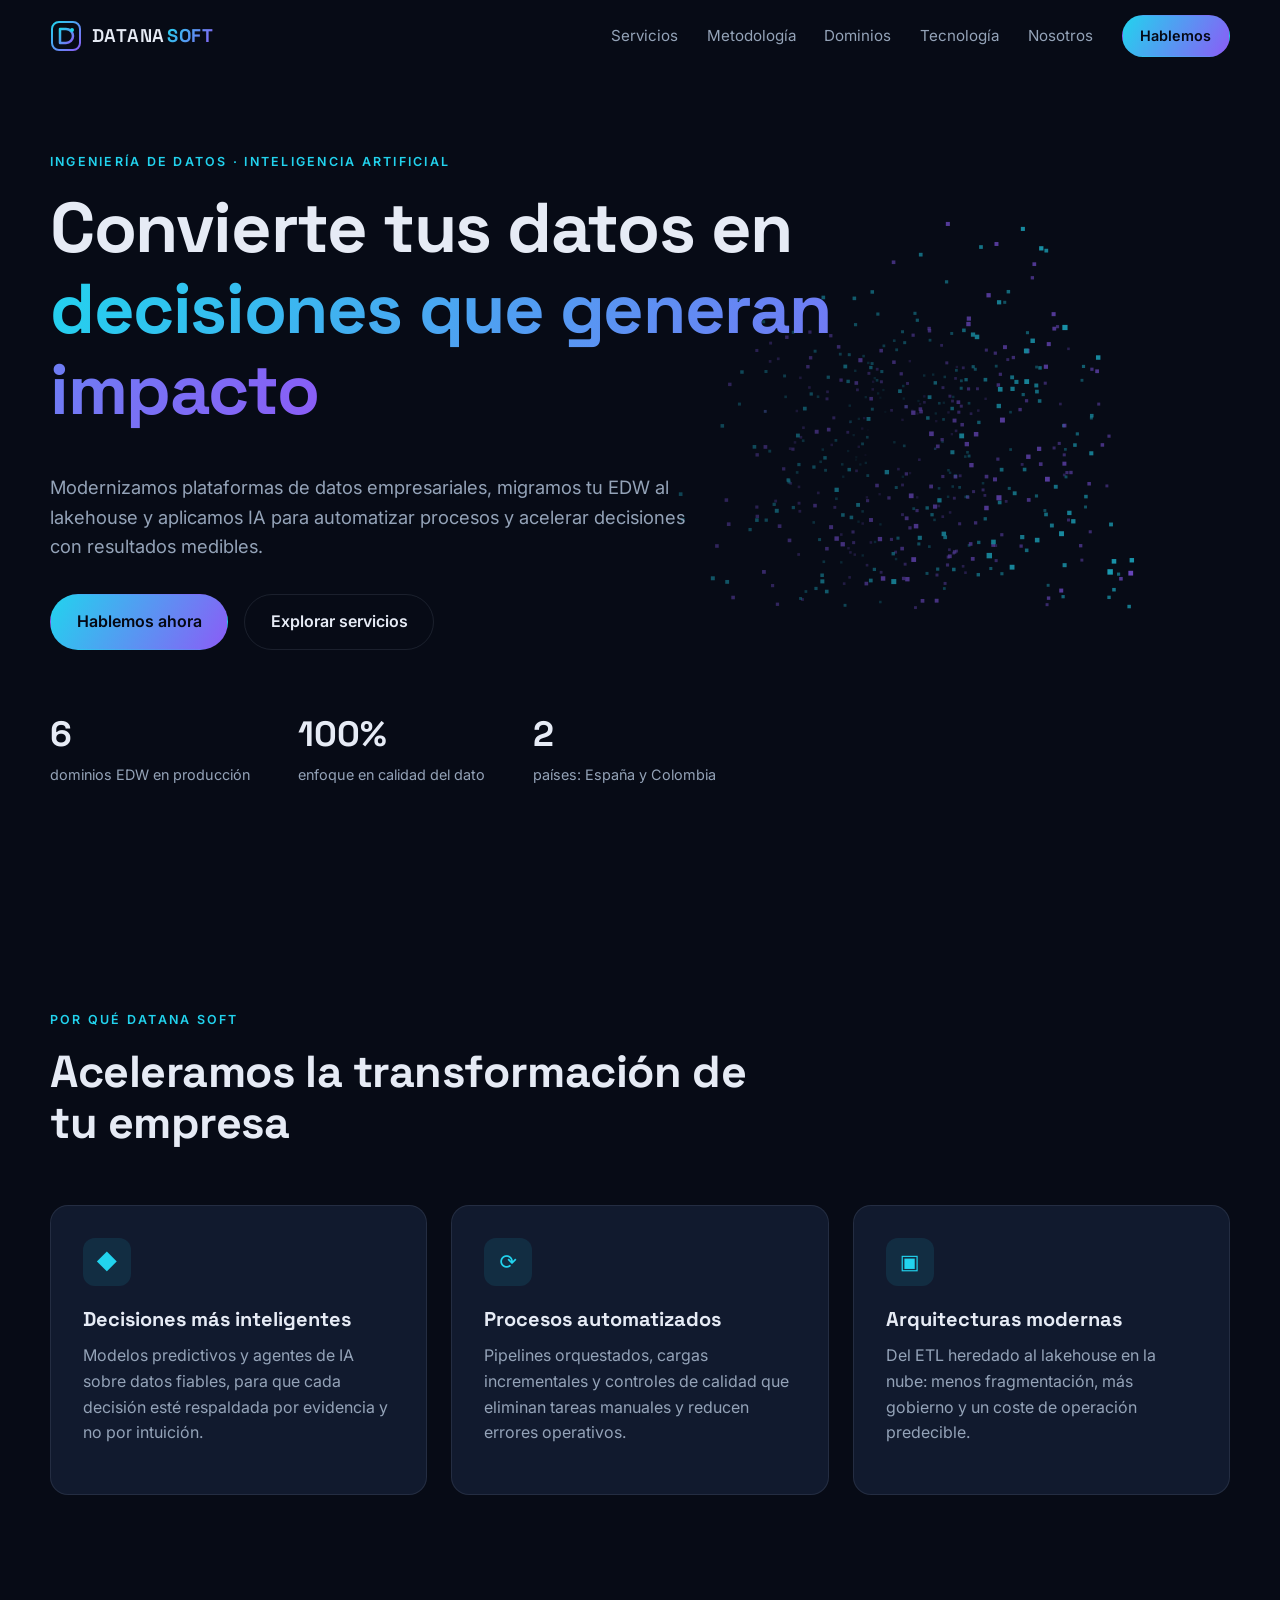
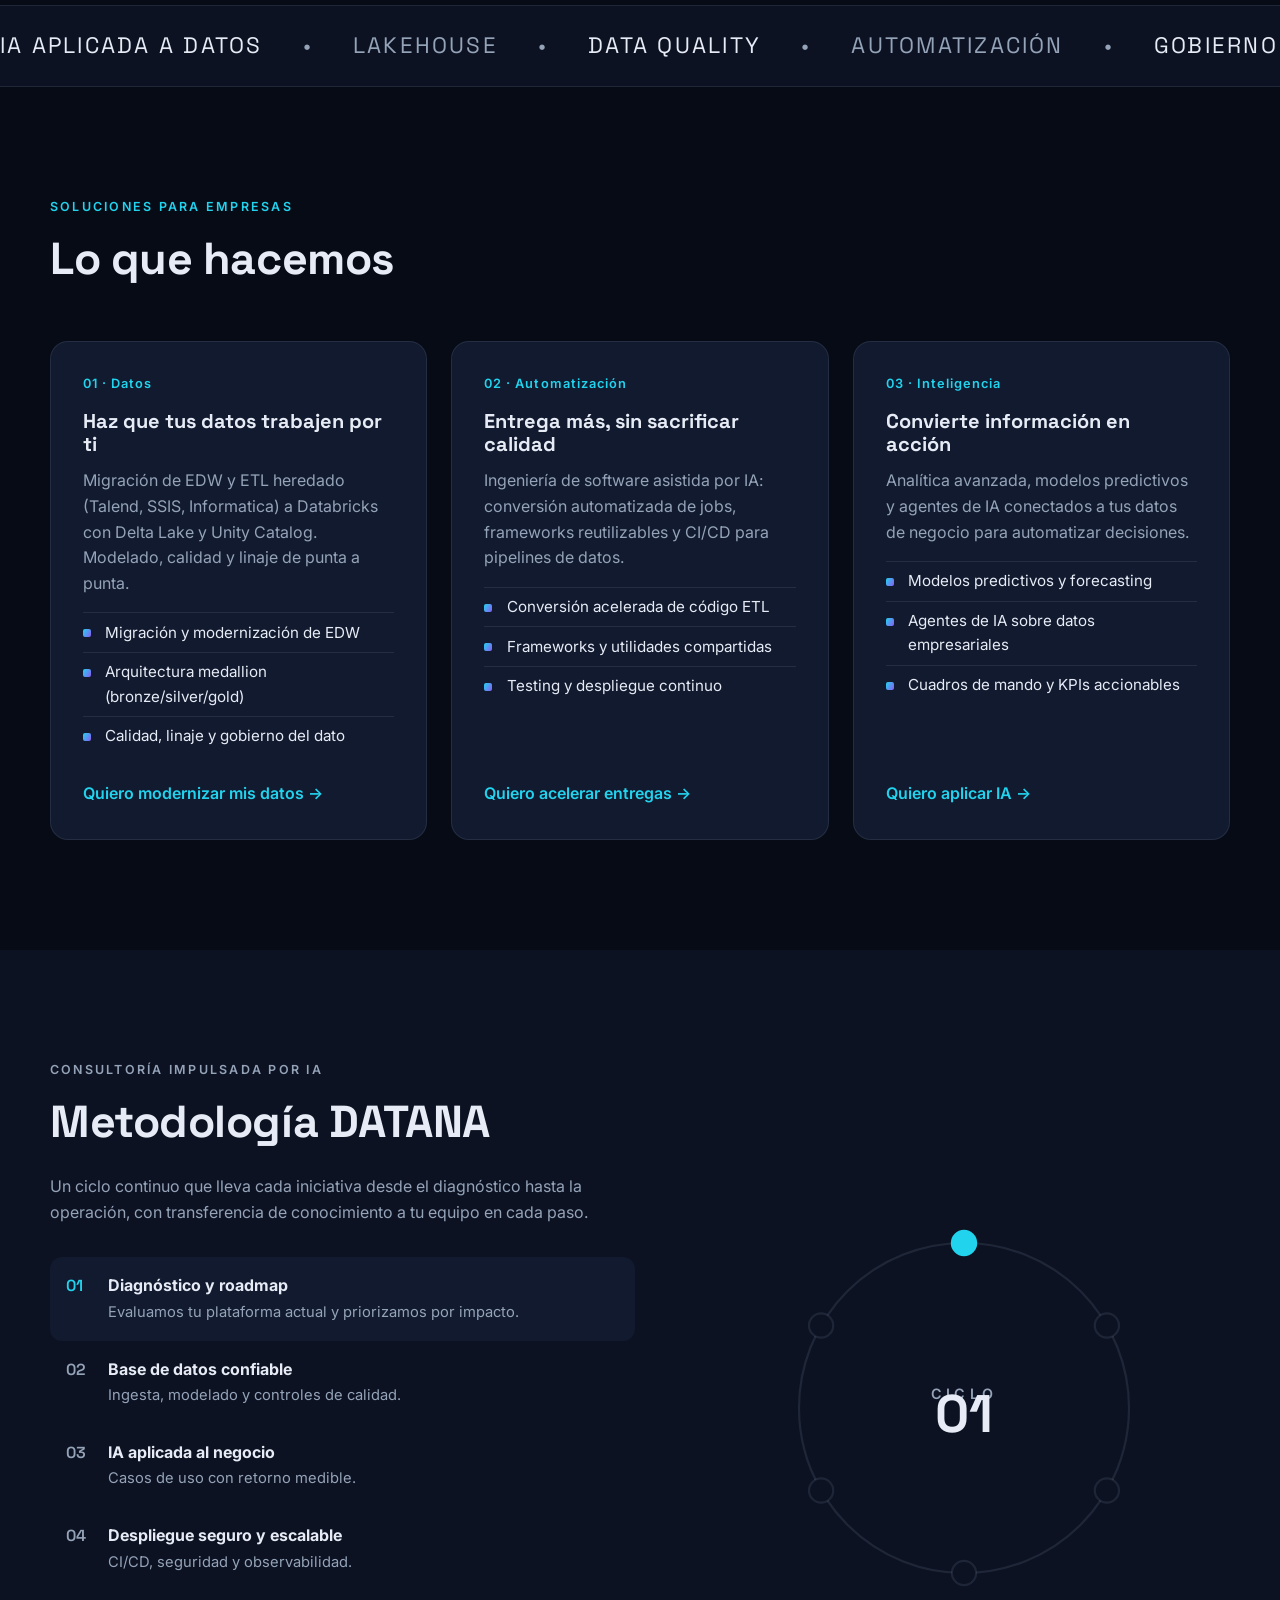
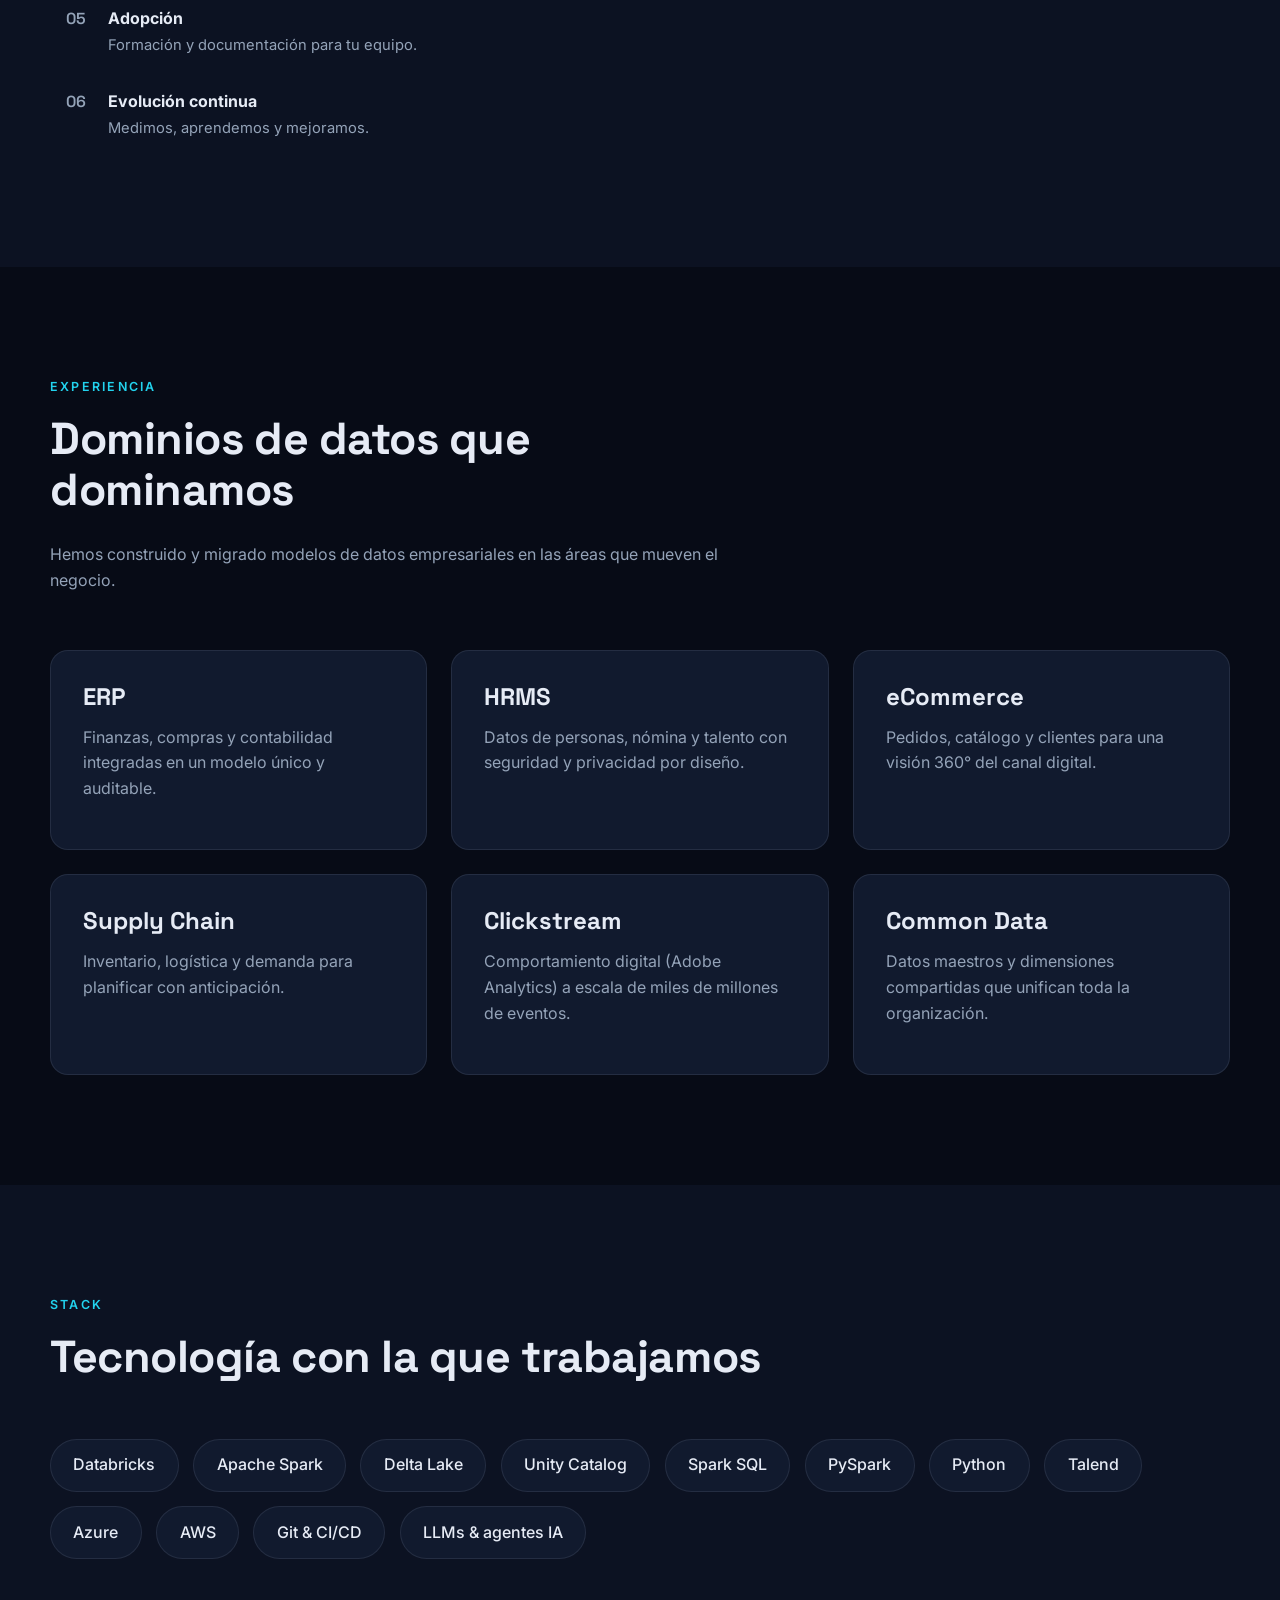
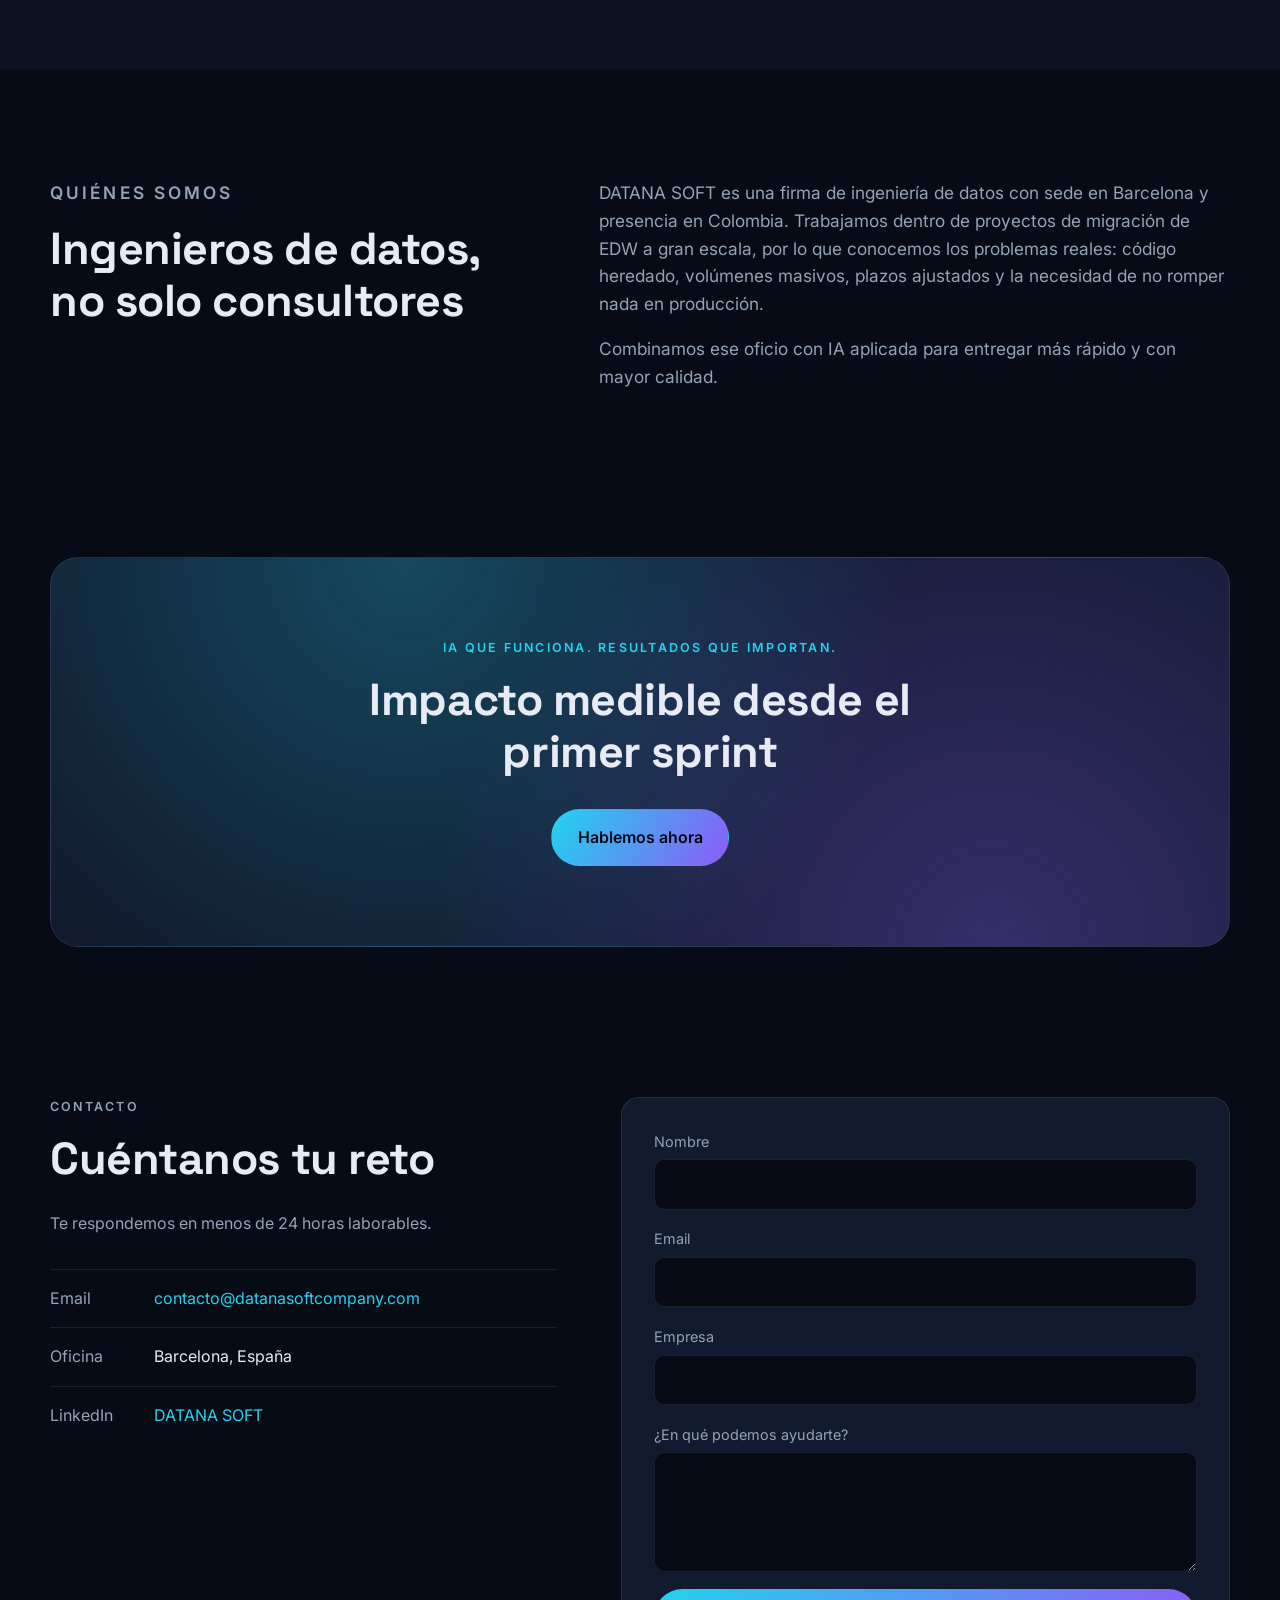
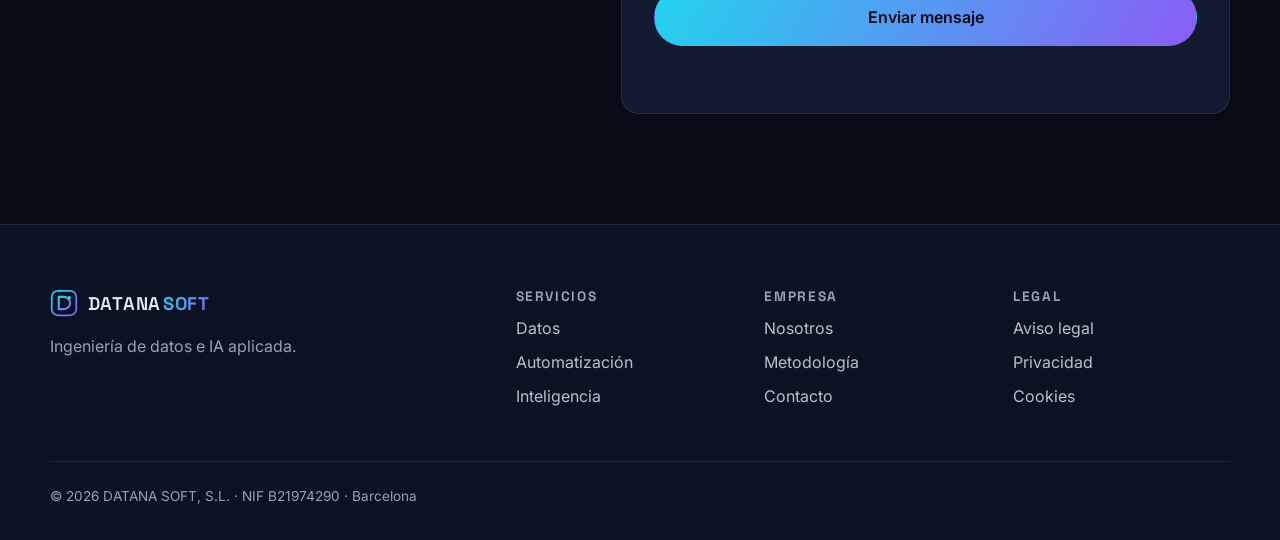
<file: index.html>
<!DOCTYPE html>
<html lang="es">
<head>
  <meta charset="UTF-8" />
  <meta name="viewport" content="width=device-width, initial-scale=1.0" />
  <title>DATANA SOFT · Datos e IA que generan impacto</title>
  <meta name="description" content="DATANA SOFT: consultora de ingeniería de datos e inteligencia artificial en Barcelona. Migración de EDW, lakehouse en Databricks, automatización y analítica avanzada." />
  <meta property="og:title" content="DATANA SOFT · Datos e IA que generan impacto" />
  <meta property="og:description" content="Modernizamos tu plataforma de datos y aplicamos IA para decisiones más rápidas y procesos automatizados." />
  <meta property="og:type" content="website" />
  <meta property="og:url" content="https://datanasoftcompany.com/" />
  <link rel="canonical" href="https://datanasoftcompany.com/" />
  <link rel="icon" href="assets/favicon.svg" type="image/svg+xml" />
  <link rel="preconnect" href="https://fonts.googleapis.com" />
  <link rel="preconnect" href="https://fonts.gstatic.com" crossorigin />
  <link href="https://fonts.googleapis.com/css2?family=Inter:wght@400;500;600&family=Space+Grotesk:wght@500;600;700&display=swap" rel="stylesheet" />
  <link rel="stylesheet" href="styles.css" />
</head>
<body>

  <!-- ============ NAVEGACIÓN ============ -->
  <header class="nav" id="nav">
    <div class="container nav__inner">
      <a href="#inicio" class="logo" aria-label="DATANA SOFT inicio">
        <img src="assets/logo.svg" alt="" width="32" height="32" />
        <span>DATANA<b>SOFT</b></span>
      </a>
      <nav class="nav__links" id="navLinks">
        <a href="#servicios">Servicios</a>
        <a href="#metodologia">Metodología</a>
        <a href="#dominios">Dominios</a>
        <a href="#tecnologia">Tecnología</a>
        <a href="#nosotros">Nosotros</a>
        <a href="#contacto" class="btn btn--primary btn--sm">Hablemos</a>
      </nav>
      <button class="nav__toggle" id="navToggle" aria-label="Abrir menú"><span></span><span></span><span></span></button>
    </div>
  </header>

  <main>
    <!-- ============ HERO ============ -->
    <section class="hero" id="inicio">
      <canvas id="heroCanvas" aria-hidden="true"></canvas>
      <div class="container hero__content">
        <p class="eyebrow">Ingeniería de datos · Inteligencia artificial</p>
        <h1>Convierte tus datos en <span class="grad">decisiones que generan impacto</span></h1>
        <p class="lead">Modernizamos plataformas de datos empresariales, migramos tu EDW al lakehouse y aplicamos IA para automatizar procesos y acelerar decisiones con resultados medibles.</p>
        <div class="hero__ctas">
          <a href="#contacto" class="btn btn--primary">Hablemos ahora</a>
          <a href="#servicios" class="btn btn--ghost">Explorar servicios</a>
        </div>
        <ul class="hero__stats">
          <li><strong data-count="6">0</strong><span>dominios EDW en producción</span></li>
          <li><strong data-count="100" data-suffix="%">0</strong><span>enfoque en calidad del dato</span></li>
          <li><strong data-count="2">0</strong><span>países: España y Colombia</span></li>
        </ul>
      </div>
    </section>

    <!-- ============ PROPUESTA DE VALOR ============ -->
    <section class="section" id="valor">
      <div class="container">
        <div class="section__head reveal">
          <p class="eyebrow">Por qué DATANA SOFT</p>
          <h2>Aceleramos la transformación de tu empresa</h2>
        </div>
        <div class="grid grid--3">
          <article class="card reveal">
            <div class="card__icon">◆</div>
            <h3>Decisiones más inteligentes</h3>
            <p>Modelos predictivos y agentes de IA sobre datos fiables, para que cada decisión esté respaldada por evidencia y no por intuición.</p>
          </article>
          <article class="card reveal">
            <div class="card__icon">⟳</div>
            <h3>Procesos automatizados</h3>
            <p>Pipelines orquestados, cargas incrementales y controles de calidad que eliminan tareas manuales y reducen errores operativos.</p>
          </article>
          <article class="card reveal">
            <div class="card__icon">▣</div>
            <h3>Arquitecturas modernas</h3>
            <p>Del ETL heredado al lakehouse en la nube: menos fragmentación, más gobierno y un coste de operación predecible.</p>
          </article>
        </div>
      </div>
    </section>

    <!-- ============ BANDA ANIMADA ============ -->
    <section class="band" aria-hidden="true">
      <div class="band__track">
        <span>IA APLICADA A DATOS</span><span>•</span><span>LAKEHOUSE</span><span>•</span><span>DATA QUALITY</span><span>•</span><span>AUTOMATIZACIÓN</span><span>•</span><span>GOBIERNO DEL DATO</span><span>•</span>
        <span>IA APLICADA A DATOS</span><span>•</span><span>LAKEHOUSE</span><span>•</span><span>DATA QUALITY</span><span>•</span><span>AUTOMATIZACIÓN</span><span>•</span><span>GOBIERNO DEL DATO</span><span>•</span>
      </div>
    </section>

    <!-- ============ SERVICIOS ============ -->
    <section class="section" id="servicios">
      <div class="container">
        <div class="section__head reveal">
          <p class="eyebrow">Soluciones para empresas</p>
          <h2>Lo que hacemos</h2>
        </div>
        <div class="grid grid--3">
          <article class="service reveal">
            <span class="service__tag">01 · Datos</span>
            <h3>Haz que tus datos trabajen por ti</h3>
            <p>Migración de EDW y ETL heredado (Talend, SSIS, Informatica) a Databricks con Delta Lake y Unity Catalog. Modelado, calidad y linaje de punta a punta.</p>
            <ul>
              <li>Migración y modernización de EDW</li>
              <li>Arquitectura medallion (bronze/silver/gold)</li>
              <li>Calidad, linaje y gobierno del dato</li>
            </ul>
            <a href="#contacto" class="link">Quiero modernizar mis datos →</a>
          </article>
          <article class="service reveal">
            <span class="service__tag">02 · Automatización</span>
            <h3>Entrega más, sin sacrificar calidad</h3>
            <p>Ingeniería de software asistida por IA: conversión automatizada de jobs, frameworks reutilizables y CI/CD para pipelines de datos.</p>
            <ul>
              <li>Conversión acelerada de código ETL</li>
              <li>Frameworks y utilidades compartidas</li>
              <li>Testing y despliegue continuo</li>
            </ul>
            <a href="#contacto" class="link">Quiero acelerar entregas →</a>
          </article>
          <article class="service reveal">
            <span class="service__tag">03 · Inteligencia</span>
            <h3>Convierte información en acción</h3>
            <p>Analítica avanzada, modelos predictivos y agentes de IA conectados a tus datos de negocio para automatizar decisiones.</p>
            <ul>
              <li>Modelos predictivos y forecasting</li>
              <li>Agentes de IA sobre datos empresariales</li>
              <li>Cuadros de mando y KPIs accionables</li>
            </ul>
            <a href="#contacto" class="link">Quiero aplicar IA →</a>
          </article>
        </div>
      </div>
    </section>

    <!-- ============ METODOLOGÍA ============ -->
    <section class="section section--alt" id="metodologia">
      <div class="container method">
        <div class="method__text reveal">
          <p class="eyebrow">Consultoría impulsada por IA</p>
          <h2>Metodología DATANA</h2>
          <p>Un ciclo continuo que lleva cada iniciativa desde el diagnóstico hasta la operación, con transferencia de conocimiento a tu equipo en cada paso.</p>
          <ol class="steps" id="steps">
            <li class="is-active"><b>Diagnóstico y roadmap</b><span>Evaluamos tu plataforma actual y priorizamos por impacto.</span></li>
            <li><b>Base de datos confiable</b><span>Ingesta, modelado y controles de calidad.</span></li>
            <li><b>IA aplicada al negocio</b><span>Casos de uso con retorno medible.</span></li>
            <li><b>Despliegue seguro y escalable</b><span>CI/CD, seguridad y observabilidad.</span></li>
            <li><b>Adopción</b><span>Formación y documentación para tu equipo.</span></li>
            <li><b>Evolución continua</b><span>Medimos, aprendemos y mejoramos.</span></li>
          </ol>
        </div>
        <div class="method__viz reveal" aria-hidden="true">
          <svg viewBox="0 0 400 400" class="cycle" id="cycle">
            <defs>
              <linearGradient id="g1" x1="0" y1="0" x2="1" y2="1">
                <stop offset="0%" stop-color="#22d3ee" /><stop offset="100%" stop-color="#8b5cf6" />
              </linearGradient>
            </defs>
            <circle cx="200" cy="200" r="150" class="cycle__ring" />
            <circle cx="200" cy="200" r="150" class="cycle__progress" id="cycleProgress" />
            <g id="cycleNodes"></g>
            <text x="200" y="192" class="cycle__label">CICLO</text>
            <text x="200" y="222" class="cycle__num" id="cycleNum">01</text>
          </svg>
        </div>
      </div>
    </section>

    <!-- ============ DOMINIOS / INDUSTRIAS ============ -->
    <section class="section" id="dominios">
      <div class="container">
        <div class="section__head reveal">
          <p class="eyebrow">Experiencia</p>
          <h2>Dominios de datos que dominamos</h2>
          <p class="section__sub">Hemos construido y migrado modelos de datos empresariales en las áreas que mueven el negocio.</p>
        </div>
        <div class="grid grid--3 domains">
          <article class="domain reveal"><h3>ERP</h3><p>Finanzas, compras y contabilidad integradas en un modelo único y auditable.</p></article>
          <article class="domain reveal"><h3>HRMS</h3><p>Datos de personas, nómina y talento con seguridad y privacidad por diseño.</p></article>
          <article class="domain reveal"><h3>eCommerce</h3><p>Pedidos, catálogo y clientes para una visión 360° del canal digital.</p></article>
          <article class="domain reveal"><h3>Supply Chain</h3><p>Inventario, logística y demanda para planificar con anticipación.</p></article>
          <article class="domain reveal"><h3>Clickstream</h3><p>Comportamiento digital (Adobe Analytics) a escala de miles de millones de eventos.</p></article>
          <article class="domain reveal"><h3>Common Data</h3><p>Datos maestros y dimensiones compartidas que unifican toda la organización.</p></article>
        </div>
      </div>
    </section>

    <!-- ============ TECNOLOGÍA ============ -->
    <section class="section section--alt" id="tecnologia">
      <div class="container">
        <div class="section__head reveal">
          <p class="eyebrow">Stack</p>
          <h2>Tecnología con la que trabajamos</h2>
        </div>
        <ul class="tech reveal">
          <li>Databricks</li><li>Apache Spark</li><li>Delta Lake</li><li>Unity Catalog</li>
          <li>Spark SQL</li><li>PySpark</li><li>Python</li><li>Talend</li>
          <li>Azure</li><li>AWS</li><li>Git &amp; CI/CD</li><li>LLMs &amp; agentes IA</li>
        </ul>
      </div>
    </section>

    <!-- ============ NOSOTROS ============ -->
    <section class="section" id="nosotros">
      <div class="container about reveal">
        <div>
          <p class="eyebrow">Quiénes somos</p>
          <h2>Ingenieros de datos, no solo consultores</h2>
        </div>
        <div>
          <p>DATANA SOFT es una firma de ingeniería de datos con sede en Barcelona y presencia en Colombia. Trabajamos dentro de proyectos de migración de EDW a gran escala, por lo que conocemos los problemas reales: código heredado, volúmenes masivos, plazos ajustados y la necesidad de no romper nada en producción.</p>
          <p>Combinamos ese oficio con IA aplicada para entregar más rápido y con mayor calidad.</p>
        </div>
      </div>
    </section>

    <!-- ============ CTA FINAL ============ -->
    <section class="cta">
      <div class="container cta__inner reveal">
        <p class="eyebrow">IA que funciona. Resultados que importan.</p>
        <h2>Impacto medible desde el primer sprint</h2>
        <a href="#contacto" class="btn btn--primary">Hablemos ahora</a>
      </div>
    </section>

    <!-- ============ CONTACTO ============ -->
    <section class="section" id="contacto">
      <div class="container contact">
        <div class="reveal">
          <p class="eyebrow">Contacto</p>
          <h2>Cuéntanos tu reto</h2>
          <p>Te respondemos en menos de 24 horas laborables.</p>
          <ul class="contact__info">
            <li><span>Email</span><a href="mailto:contacto@datanasoftcompany.com" id="contactEmail">contacto@datanasoftcompany.com</a></li>
            <li><span>Oficina</span>Barcelona, España</li>
            <li><span>LinkedIn</span><a href="https://www.linkedin.com/" target="_blank" rel="noopener">DATANA SOFT</a></li>
          </ul>
        </div>
        <form class="form reveal" id="contactForm">
          <label>Nombre<input name="nombre" required autocomplete="name" /></label>
          <label>Email<input name="email" type="email" required autocomplete="email" /></label>
          <label>Empresa<input name="empresa" autocomplete="organization" /></label>
          <label>¿En qué podemos ayudarte?<textarea name="mensaje" rows="4" required></textarea></label>
          <button class="btn btn--primary" type="submit">Enviar mensaje</button>
          <p class="form__note" id="formNote"></p>
        </form>
      </div>
    </section>
  </main>

  <!-- ============ FOOTER ============ -->
  <footer class="footer">
    <div class="container footer__grid">
      <div>
        <a href="#inicio" class="logo"><img src="assets/logo.svg" alt="" width="28" height="28" /><span>DATANA<b>SOFT</b></span></a>
        <p class="footer__small">Ingeniería de datos e IA aplicada.</p>
      </div>
      <div>
        <h4>Servicios</h4>
        <a href="#servicios">Datos</a><a href="#servicios">Automatización</a><a href="#servicios">Inteligencia</a>
      </div>
      <div>
        <h4>Empresa</h4>
        <a href="#nosotros">Nosotros</a><a href="#metodologia">Metodología</a><a href="#contacto">Contacto</a>
      </div>
      <div>
        <h4>Legal</h4>
        <a href="legal.html">Aviso legal</a><a href="legal.html#privacidad">Privacidad</a><a href="legal.html#cookies">Cookies</a>
      </div>
    </div>
    <div class="container footer__bottom">
      <span>© <span id="year"></span> DATANA SOFT, S.L. · NIF B21974290 · Barcelona</span>
    </div>
  </footer>

  <script src="script.js"></script>
</body>
</html>
</file>
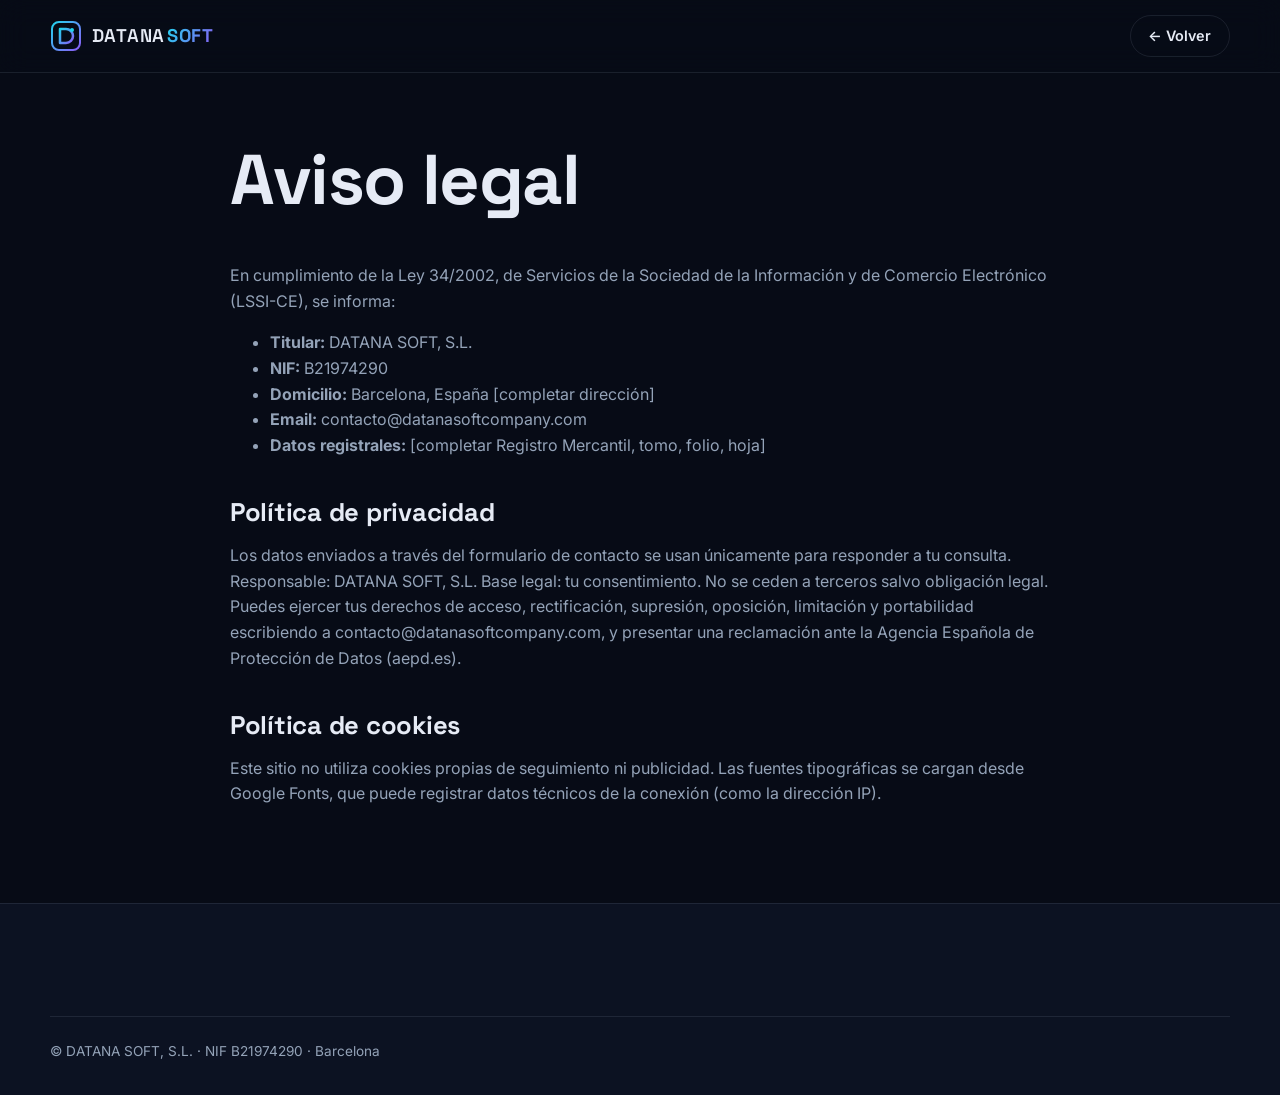
<file: legal.html>
<!DOCTYPE html>
<html lang="es">
<head>
  <meta charset="UTF-8" />
  <meta name="viewport" content="width=device-width, initial-scale=1.0" />
  <title>Aviso legal · DATANA SOFT</title>
  <link rel="icon" href="assets/favicon.svg" type="image/svg+xml" />
  <link href="https://fonts.googleapis.com/css2?family=Inter:wght@400;500;600&family=Space+Grotesk:wght@500;600;700&display=swap" rel="stylesheet" />
  <link rel="stylesheet" href="styles.css" />
</head>
<body>
  <header class="nav is-scrolled">
    <div class="container nav__inner">
      <a href="index.html" class="logo"><img src="assets/logo.svg" alt="" width="32" height="32" /><span>DATANA<b>SOFT</b></span></a>
      <a href="index.html" class="btn btn--ghost btn--sm">← Volver</a>
    </div>
  </header>

  <main class="container legal">
    <!-- PLANTILLA: revísala con tu asesor antes de publicarla como definitiva -->
    <h1>Aviso legal</h1>
    <p>En cumplimiento de la Ley 34/2002, de Servicios de la Sociedad de la Información y de Comercio Electrónico (LSSI-CE), se informa:</p>
    <ul>
      <li><b>Titular:</b> DATANA SOFT, S.L.</li>
      <li><b>NIF:</b> B21974290</li>
      <li><b>Domicilio:</b> Barcelona, España [completar dirección]</li>
      <li><b>Email:</b> contacto@datanasoftcompany.com</li>
      <li><b>Datos registrales:</b> [completar Registro Mercantil, tomo, folio, hoja]</li>
    </ul>

    <h2 id="privacidad">Política de privacidad</h2>
    <p>Los datos enviados a través del formulario de contacto se usan únicamente para responder a tu consulta. Responsable: DATANA SOFT, S.L. Base legal: tu consentimiento. No se ceden a terceros salvo obligación legal. Puedes ejercer tus derechos de acceso, rectificación, supresión, oposición, limitación y portabilidad escribiendo a contacto@datanasoftcompany.com, y presentar una reclamación ante la Agencia Española de Protección de Datos (aepd.es).</p>

    <h2 id="cookies">Política de cookies</h2>
    <p>Este sitio no utiliza cookies propias de seguimiento ni publicidad. Las fuentes tipográficas se cargan desde Google Fonts, que puede registrar datos técnicos de la conexión (como la dirección IP).</p>
  </main>

  <footer class="footer">
    <div class="container footer__bottom">© DATANA SOFT, S.L. · NIF B21974290 · Barcelona</div>
  </footer>
</body>
</html>
</file>
<file: styles.css>
/* =========================================================
   DATANA SOFT — estilos
   Cambia los colores de marca en :root
   ========================================================= */
:root {
  --bg: #070b16;
  --bg-alt: #0c1222;
  --surface: #111a2e;
  --border: rgba(148, 163, 184, 0.14);
  --text: #e6ebf5;
  --muted: #94a3b8;
  --c1: #22d3ee;   /* cian */
  --c2: #8b5cf6;   /* violeta */
  --grad: linear-gradient(120deg, var(--c1), var(--c2));
  --radius: 18px;
  --maxw: 1180px;
  --font: "Inter", system-ui, sans-serif;
  --font-head: "Space Grotesk", "Inter", sans-serif;
}

*, *::before, *::after { box-sizing: border-box; }
html { scroll-behavior: smooth; }
body {
  margin: 0;
  font-family: var(--font);
  background: var(--bg);
  color: var(--text);
  line-height: 1.6;
  -webkit-font-smoothing: antialiased;
}
img { max-width: 100%; display: block; }
a { color: inherit; text-decoration: none; }
h1, h2, h3, h4 { font-family: var(--font-head); line-height: 1.15; margin: 0 0 .6em; }
h1 { font-size: clamp(2.4rem, 5.5vw, 4.4rem); letter-spacing: -0.02em; }
h2 { font-size: clamp(1.8rem, 3.6vw, 2.8rem); letter-spacing: -0.01em; }
h3 { font-size: 1.25rem; }
p { margin: 0 0 1em; }

.container { width: min(100% - 2.5rem, var(--maxw)); margin-inline: auto; }
.grad { background: var(--grad); -webkit-background-clip: text; background-clip: text; color: transparent; }
.eyebrow {
  text-transform: uppercase; letter-spacing: .18em; font-size: .78rem;
  font-weight: 600; color: var(--c1); margin-bottom: 1rem;
}
.lead { font-size: 1.15rem; color: var(--muted); max-width: 640px; }

/* ---------- Botones ---------- */
.btn {
  display: inline-flex; align-items: center; justify-content: center;
  padding: .9rem 1.6rem; border-radius: 999px; font-weight: 600;
  border: 1px solid transparent; cursor: pointer; font: inherit; font-weight: 600;
  transition: transform .2s, box-shadow .2s, background .2s;
}
.btn--primary { background: var(--grad); color: #050814; }
.btn--primary:hover { transform: translateY(-2px); box-shadow: 0 10px 30px -8px rgba(34, 211, 238, .55); }
.btn--ghost { border-color: var(--border); color: var(--text); }
.btn--ghost:hover { border-color: var(--c1); }
.btn--sm { padding: .55rem 1.1rem; font-size: .9rem; }

/* ---------- Navegación ---------- */
.nav {
  position: fixed; inset: 0 0 auto; z-index: 50;
  transition: background .3s, border-color .3s;
  border-bottom: 1px solid transparent;
}
.nav.is-scrolled { background: rgba(7, 11, 22, .82); backdrop-filter: blur(14px); border-color: var(--border); }
.nav__inner { display: flex; align-items: center; justify-content: space-between; height: 72px; }
.logo { display: flex; align-items: center; gap: .6rem; font-family: var(--font-head); font-weight: 600; font-size: 1.15rem; letter-spacing: .04em; }
.logo b { background: var(--grad); -webkit-background-clip: text; background-clip: text; color: transparent; margin-left: 2px; }
.nav__links { display: flex; align-items: center; gap: 1.8rem; font-size: .95rem; }
.nav__links a:not(.btn) { color: var(--muted); transition: color .2s; }
.nav__links a:not(.btn):hover { color: var(--text); }
.nav__toggle { display: none; background: none; border: 0; cursor: pointer; padding: 8px; }
.nav__toggle span { display: block; width: 22px; height: 2px; background: var(--text); margin: 5px 0; transition: .3s; }

/* ---------- Hero ---------- */
.hero { position: relative; min-height: 100vh; display: flex; align-items: center; overflow: hidden; padding: 120px 0 80px; }
#heroCanvas { position: absolute; inset: 0; width: 100%; height: 100%; }
.hero::after {
  content: ""; position: absolute; inset: 0; pointer-events: none;
  background: radial-gradient(ellipse at 20% 50%, rgba(7,11,22,.9) 0%, rgba(7,11,22,.4) 55%, transparent 80%);
}
.hero__content { position: relative; z-index: 2; }
.hero h1 { max-width: 820px; }
.hero__ctas { display: flex; gap: 1rem; flex-wrap: wrap; margin: 2rem 0 3.5rem; }
.hero__stats { list-style: none; padding: 0; margin: 0; display: flex; gap: 3rem; flex-wrap: wrap; }
.hero__stats strong { display: block; font-family: var(--font-head); font-size: 2.2rem; }
.hero__stats span { color: var(--muted); font-size: .9rem; }

/* ---------- Secciones ---------- */
.section { padding: 110px 0; }
.section--alt { background: var(--bg-alt); }
.section__head { max-width: 720px; margin-bottom: 3.5rem; }
.section__sub { color: var(--muted); }
.grid { display: grid; gap: 1.5rem; }
.grid--3 { grid-template-columns: repeat(3, 1fr); }

.card, .service, .domain {
  background: var(--surface); border: 1px solid var(--border); border-radius: var(--radius);
  padding: 2rem; transition: transform .3s, border-color .3s;
}
.card:hover, .service:hover, .domain:hover { transform: translateY(-4px); border-color: rgba(34, 211, 238, .4); }
.card p, .service p, .domain p { color: var(--muted); }
.card__icon {
  width: 48px; height: 48px; border-radius: 12px; display: grid; place-items: center;
  background: rgba(34, 211, 238, .1); color: var(--c1); font-size: 1.3rem; margin-bottom: 1.4rem;
}
.service { display: flex; flex-direction: column; }
.service__tag { font-size: .8rem; color: var(--c1); font-weight: 600; letter-spacing: .08em; margin-bottom: 1rem; }
.service ul { padding: 0; margin: 0 0 1.6rem; list-style: none; }
.service li { padding: .45rem 0 .45rem 1.4rem; position: relative; font-size: .95rem; border-top: 1px solid var(--border); }
.service li::before { content: ""; position: absolute; left: 0; top: 1rem; width: 8px; height: 8px; border-radius: 2px; background: var(--grad); }
.link { margin-top: auto; color: var(--c1); font-weight: 600; }
.link:hover { text-decoration: underline; }

.domain h3 { font-size: 1.5rem; }
.domain { position: relative; overflow: hidden; }
.domain::before {
  content: ""; position: absolute; inset: 0 0 auto; height: 3px; background: var(--grad);
  transform: scaleX(0); transform-origin: left; transition: transform .4s;
}
.domain:hover::before { transform: scaleX(1); }

/* ---------- Banda ---------- */
.band { border-block: 1px solid var(--border); overflow: hidden; padding: 1.4rem 0; background: var(--bg-alt); }
.band__track { display: flex; gap: 2.5rem; width: max-content; animation: marquee 30s linear infinite; font-family: var(--font-head); font-size: 1.4rem; letter-spacing: .1em; color: var(--muted); white-space: nowrap; }
.band__track span:nth-child(4n+1) { color: var(--text); }
@keyframes marquee { to { transform: translateX(-50%); } }

/* ---------- Metodología ---------- */
.method { display: grid; grid-template-columns: 1.1fr 1fr; gap: 4rem; align-items: center; }
.method__text > p { color: var(--muted); }
.steps { list-style: none; padding: 0; margin: 2rem 0 0; counter-reset: s; }
.steps li {
  counter-increment: s; padding: 1rem 1rem 1rem 3.6rem; position: relative; border-radius: 12px;
  transition: background .4s; cursor: pointer;
}
.steps li::before {
  content: counter(s, decimal-leading-zero); position: absolute; left: 1rem; top: 1rem;
  font-family: var(--font-head); color: var(--muted); font-weight: 600; transition: color .4s;
}
.steps li b { display: block; }
.steps li span { color: var(--muted); font-size: .92rem; }
.steps li.is-active { background: var(--surface); }
.steps li.is-active::before { color: var(--c1); }
.cycle { width: 100%; max-width: 440px; margin-inline: auto; display: block; }
.cycle__ring { fill: none; stroke: var(--border); stroke-width: 2; }
.cycle__progress {
  fill: none; stroke: url(#g1); stroke-width: 4; stroke-linecap: round;
  transform: rotate(-90deg); transform-origin: 200px 200px;
  stroke-dasharray: 942.5; stroke-dashoffset: 942.5; transition: stroke-dashoffset .9s ease;
}
.cycle__node { fill: var(--bg-alt); stroke: var(--border); stroke-width: 2; transition: fill .4s, stroke .4s; }
.cycle__node.is-on { fill: var(--c1); stroke: var(--c1); }
.cycle__label { fill: var(--muted); font: 600 13px var(--font); letter-spacing: .3em; text-anchor: middle; }
.cycle__num { fill: var(--text); font: 700 48px var(--font-head); text-anchor: middle; }

/* ---------- Tecnología ---------- */
.tech { list-style: none; padding: 0; margin: 0; display: flex; flex-wrap: wrap; gap: .9rem; }
.tech li {
  padding: .8rem 1.4rem; border: 1px solid var(--border); border-radius: 999px; background: var(--surface);
  font-weight: 500; transition: border-color .3s, color .3s;
}
.tech li:hover { border-color: var(--c2); color: #c4b5fd; }

/* ---------- Nosotros ---------- */
.about { display: grid; grid-template-columns: 1fr 1.3fr; gap: 4rem; }
.about p { color: var(--muted); font-size: 1.08rem; }

/* ---------- CTA ---------- */
.cta { padding: 40px 0; }
.cta__inner {
  text-align: center; padding: 5rem 2rem; border-radius: 28px; position: relative; overflow: hidden;
  background: radial-gradient(circle at 30% 0%, rgba(34,211,238,.25), transparent 55%),
              radial-gradient(circle at 80% 100%, rgba(139,92,246,.3), transparent 55%), var(--surface);
  border: 1px solid var(--border);
}
.cta__inner h2 { max-width: 680px; margin: 0 auto 2rem; }

/* ---------- Contacto ---------- */
.contact { display: grid; grid-template-columns: 1fr 1.2fr; gap: 4rem; }
.contact > div > p { color: var(--muted); }
.contact__info { list-style: none; padding: 0; margin: 2rem 0 0; }
.contact__info li { padding: 1rem 0; border-top: 1px solid var(--border); display: flex; gap: 1.5rem; }
.contact__info span { color: var(--muted); width: 80px; flex-shrink: 0; }
.contact__info a { color: var(--c1); }
.form { display: grid; gap: 1.1rem; background: var(--surface); padding: 2rem; border-radius: var(--radius); border: 1px solid var(--border); }
.form label { display: grid; gap: .4rem; font-size: .9rem; color: var(--muted); }
.form input, .form textarea {
  font: inherit; color: var(--text); background: var(--bg); border: 1px solid var(--border);
  border-radius: 10px; padding: .8rem 1rem; resize: vertical; transition: border-color .2s;
}
.form input:focus, .form textarea:focus { outline: none; border-color: var(--c1); }
.form__note { margin: 0; font-size: .9rem; color: var(--c1); min-height: 1.2em; }

/* ---------- Footer ---------- */
.footer { border-top: 1px solid var(--border); padding: 4rem 0 2rem; background: var(--bg-alt); }
.footer__grid { display: grid; grid-template-columns: 2fr 1fr 1fr 1fr; gap: 2rem; }
.footer h4 { font-size: .85rem; text-transform: uppercase; letter-spacing: .12em; color: var(--muted); }
.footer__grid a:not(.logo) { display: block; padding: .25rem 0; color: var(--text); opacity: .8; }
.footer__grid a:not(.logo):hover { opacity: 1; color: var(--c1); }
.footer__small { color: var(--muted); margin-top: 1rem; }
.footer__bottom { margin-top: 3rem; padding-top: 1.5rem; border-top: 1px solid var(--border); color: var(--muted); font-size: .85rem; }

/* ---------- Página legal ---------- */
.legal { padding: 140px 0 80px; max-width: 820px; }
.legal h2 { font-size: 1.6rem; margin-top: 2.5rem; }
.legal p, .legal li { color: var(--muted); }

/* ---------- Animación de aparición ---------- */
.reveal { opacity: 0; transform: translateY(28px); transition: opacity .8s ease, transform .8s ease; }
.reveal.is-visible { opacity: 1; transform: none; }

/* ---------- Responsive ---------- */
@media (max-width: 960px) {
  .grid--3 { grid-template-columns: 1fr 1fr; }
  .method, .about, .contact { grid-template-columns: 1fr; gap: 2.5rem; }
  .footer__grid { grid-template-columns: 1fr 1fr; }
}
@media (max-width: 760px) {
  .grid--3 { grid-template-columns: 1fr; }
  .section { padding: 80px 0; }
  .nav__toggle { display: block; }
  .nav__links {
    position: fixed; inset: 72px 0 auto; flex-direction: column; gap: 0; padding: 1rem 1.25rem 1.5rem;
    background: rgba(7, 11, 22, .97); border-bottom: 1px solid var(--border);
    transform: translateY(-120%); transition: transform .35s;
  }
  .nav__links.is-open { transform: none; }
  .nav__links a { padding: .9rem 0; width: 100%; }
  .nav__links .btn { margin-top: .6rem; }
  .hero__stats { gap: 1.8rem; }
}
@media (prefers-reduced-motion: reduce) {
  *, *::before, *::after { animation: none !important; transition: none !important; }
  .reveal { opacity: 1; transform: none; }
}
</file>
